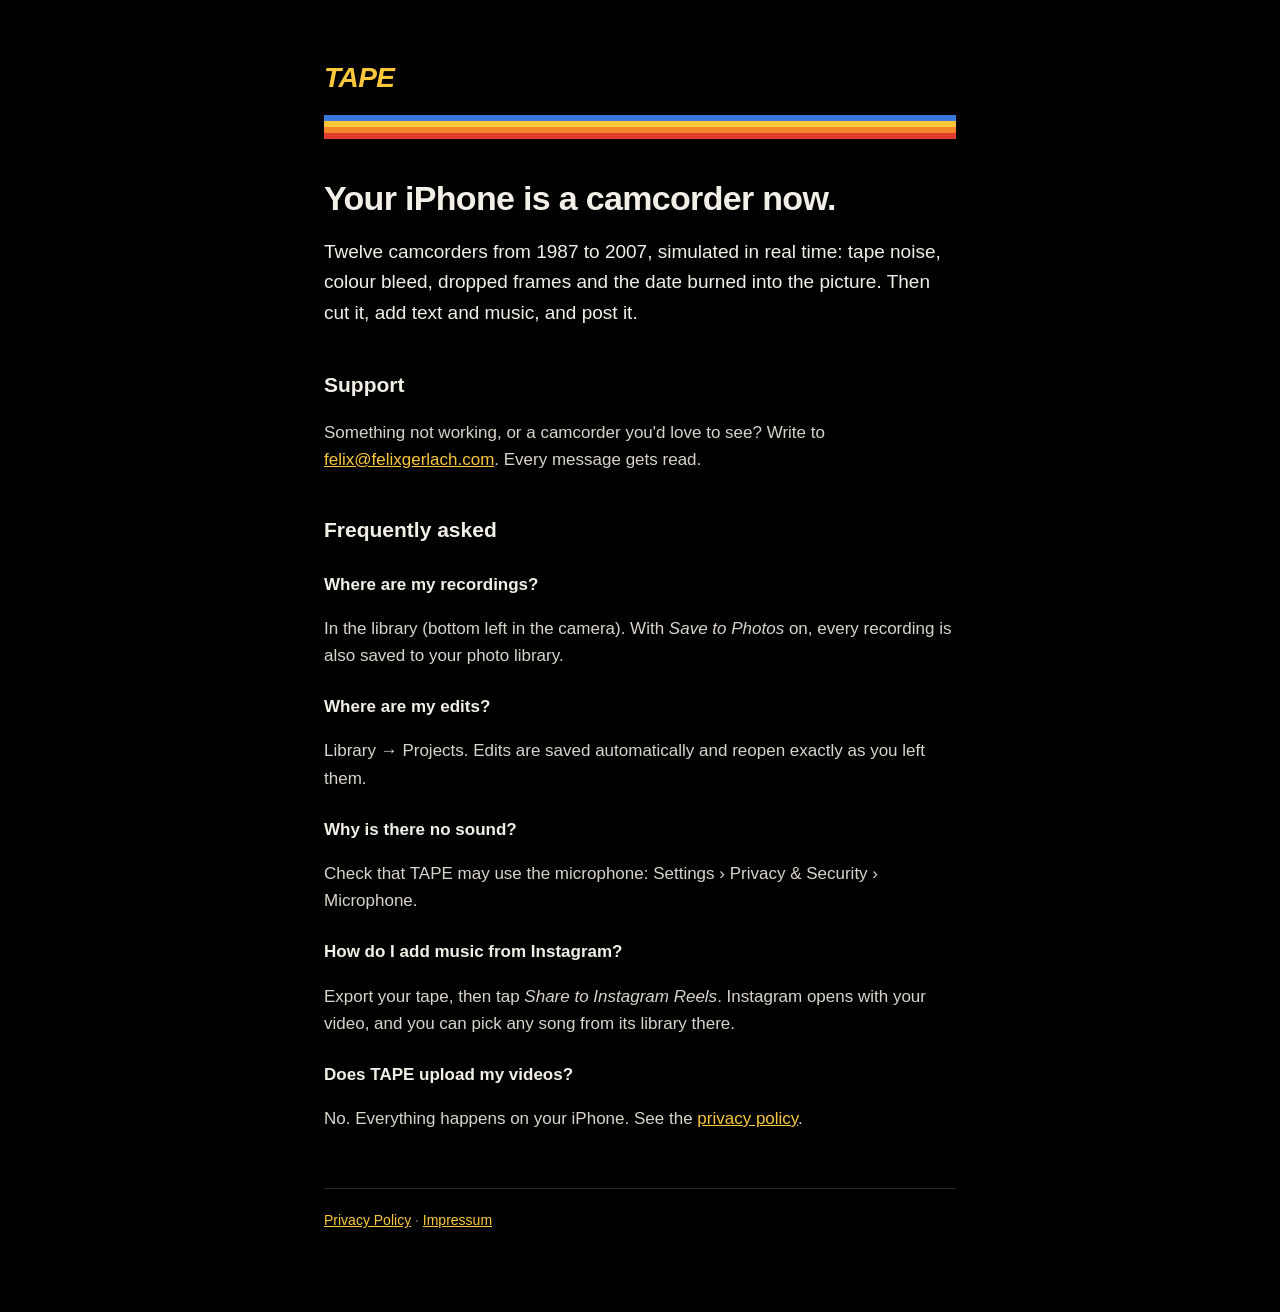
<file: index.html>
<!doctype html>
<html lang="en">
<head>
<meta charset="utf-8">
<meta name="viewport" content="width=device-width, initial-scale=1">
<title>TAPE · Vintage camcorder for iPhone</title>
<meta name="description" content="TAPE turns your iPhone into a vintage camcorder: real-time VHS, Hi8, DV and film looks.">
<link rel="stylesheet" href="style.css">
</head>
<body>
<main>
  <a class="brand" href="index.html">TAPE</a>
  <div class="stripes"><i></i><i></i><i></i><i></i></div>
  <h1>Your iPhone is a camcorder now.</h1>
  <p class="lead">Twelve camcorders from 1987 to 2007, simulated in real time: tape noise, colour bleed, dropped frames and the date burned into the picture. Then cut it, add text and music, and post it.</p>

  <h2>Support</h2>
  <p>Something not working, or a camcorder you'd love to see? Write to <a href="mailto:felix@felixgerlach.com">felix@felixgerlach.com</a>. Every message gets read.</p>

  <h2>Frequently asked</h2>
  <h3>Where are my recordings?</h3>
  <p>In the library (bottom left in the camera). With <em>Save to Photos</em> on, every recording is also saved to your photo library.</p>
  <h3>Where are my edits?</h3>
  <p>Library → Projects. Edits are saved automatically and reopen exactly as you left them.</p>
  <h3>Why is there no sound?</h3>
  <p>Check that TAPE may use the microphone: Settings › Privacy &amp; Security › Microphone.</p>
  <h3>How do I add music from Instagram?</h3>
  <p>Export your tape, then tap <em>Share to Instagram Reels</em>. Instagram opens with your video, and you can pick any song from its library there.</p>
  <h3>Does TAPE upload my videos?</h3>
  <p>No. Everything happens on your iPhone. See the <a href="privacy.html">privacy policy</a>.</p>

  <footer>
    <a href="privacy.html">Privacy Policy</a> · <a href="impressum.html">Impressum</a>
  </footer>
</main>
</body>
</html>
</file>
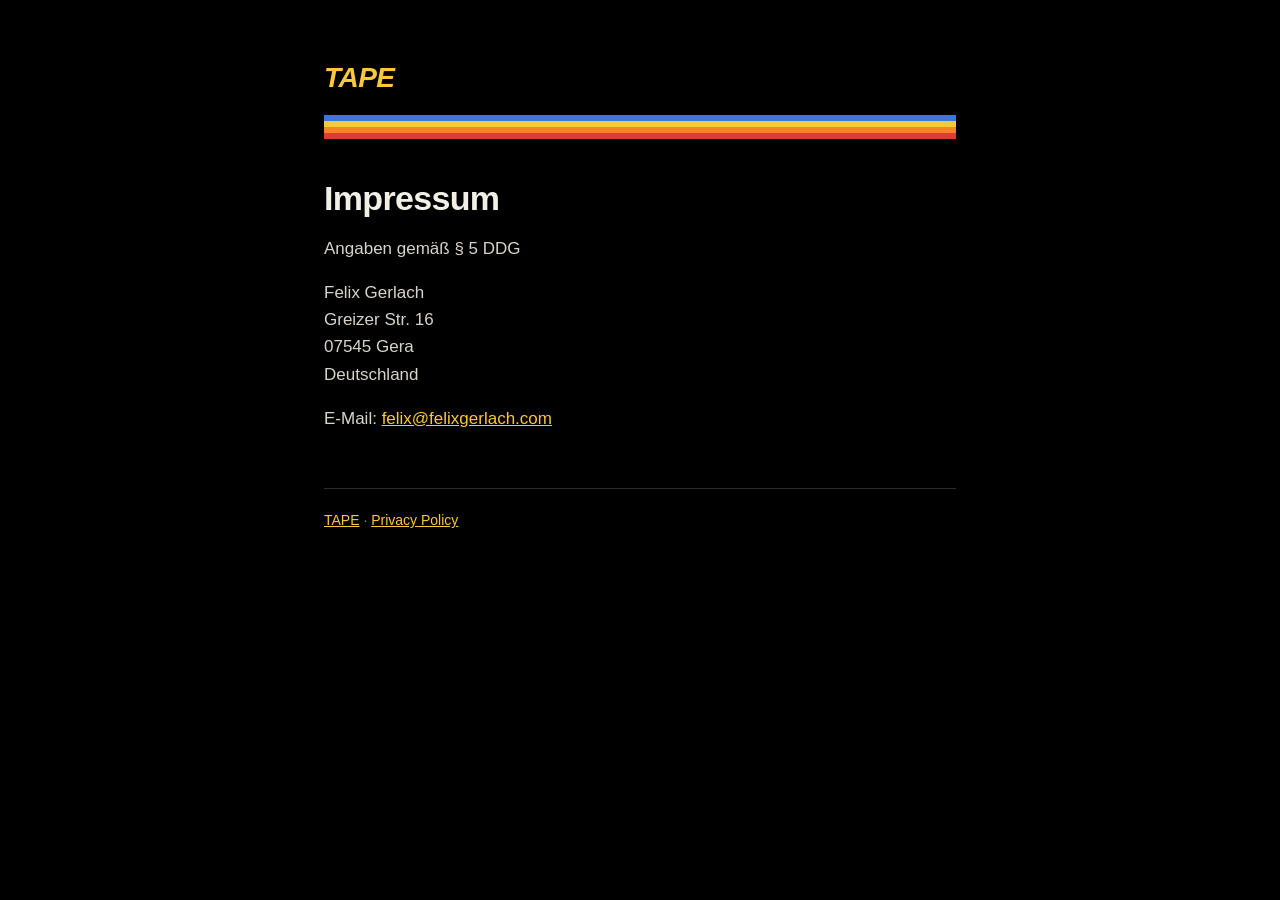
<file: impressum.html>
<!doctype html>
<html lang="de">
<head>
<meta charset="utf-8">
<meta name="viewport" content="width=device-width, initial-scale=1">
<title>TAPE · Impressum</title>
<link rel="stylesheet" href="style.css">
</head>
<body>
<main>
  <a class="brand" href="index.html">TAPE</a>
  <div class="stripes"><i></i><i></i><i></i><i></i></div>
  <h1>Impressum</h1>
  <p>Angaben gemäß § 5 DDG</p>
  <p>Felix Gerlach<br>
  Greizer Str. 16<br>
  07545 Gera<br>
  Deutschland</p>
  <p>E-Mail: <a href="mailto:felix@felixgerlach.com">felix@felixgerlach.com</a></p>
  <footer><a href="index.html">TAPE</a> · <a href="privacy.html">Privacy Policy</a></footer>
</main>
</body>
</html>
</file>
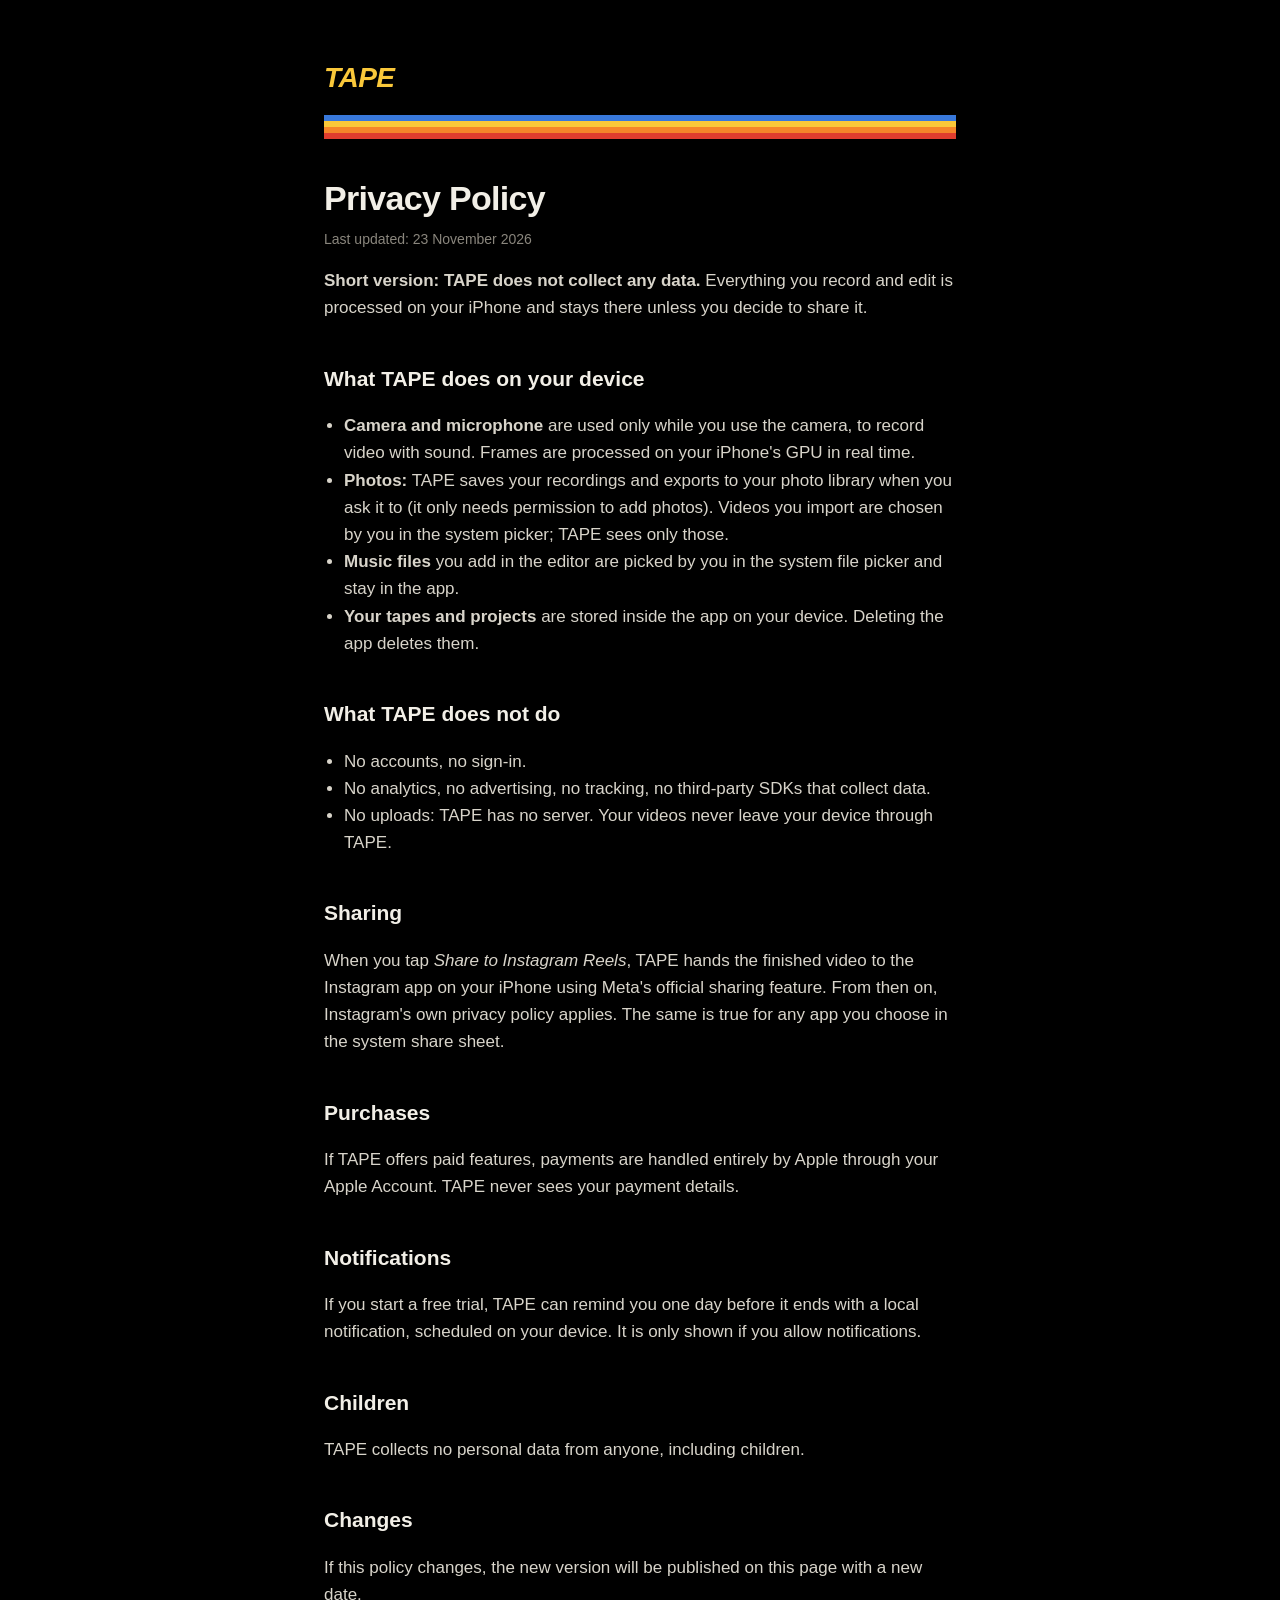
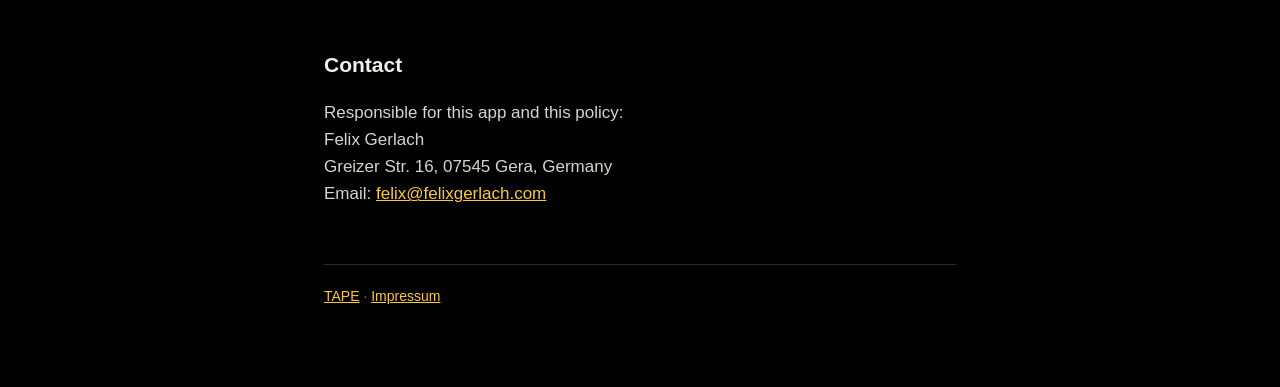
<file: privacy.html>
<!doctype html>
<html lang="en">
<head>
<meta charset="utf-8">
<meta name="viewport" content="width=device-width, initial-scale=1">
<title>TAPE · Privacy Policy</title>
<link rel="stylesheet" href="style.css">
</head>
<body>
<main>
  <a class="brand" href="index.html">TAPE</a>
  <div class="stripes"><i></i><i></i><i></i><i></i></div>
  <h1>Privacy Policy</h1>
  <p class="meta">Last updated: 23 November 2026</p>

  <p><strong>Short version: TAPE does not collect any data.</strong> Everything you record and edit is processed on your iPhone and stays there unless you decide to share it.</p>

  <h2>What TAPE does on your device</h2>
  <ul>
    <li><strong>Camera and microphone</strong> are used only while you use the camera, to record video with sound. Frames are processed on your iPhone's GPU in real time.</li>
    <li><strong>Photos:</strong> TAPE saves your recordings and exports to your photo library when you ask it to (it only needs permission to add photos). Videos you import are chosen by you in the system picker; TAPE sees only those.</li>
    <li><strong>Music files</strong> you add in the editor are picked by you in the system file picker and stay in the app.</li>
    <li><strong>Your tapes and projects</strong> are stored inside the app on your device. Deleting the app deletes them.</li>
  </ul>

  <h2>What TAPE does not do</h2>
  <ul>
    <li>No accounts, no sign-in.</li>
    <li>No analytics, no advertising, no tracking, no third-party SDKs that collect data.</li>
    <li>No uploads: TAPE has no server. Your videos never leave your device through TAPE.</li>
  </ul>

  <h2>Sharing</h2>
  <p>When you tap <em>Share to Instagram Reels</em>, TAPE hands the finished video to the Instagram app on your iPhone using Meta's official sharing feature. From then on, Instagram's own privacy policy applies. The same is true for any app you choose in the system share sheet.</p>

  <h2>Purchases</h2>
  <p>If TAPE offers paid features, payments are handled entirely by Apple through your Apple Account. TAPE never sees your payment details.</p>

  <h2>Notifications</h2>
  <p>If you start a free trial, TAPE can remind you one day before it ends with a local notification, scheduled on your device. It is only shown if you allow notifications.</p>

  <h2>Children</h2>
  <p>TAPE collects no personal data from anyone, including children.</p>

  <h2>Changes</h2>
  <p>If this policy changes, the new version will be published on this page with a new date.</p>

  <h2>Contact</h2>
  <p>Responsible for this app and this policy:<br>
  Felix Gerlach<br>
  Greizer Str. 16, 07545 Gera, Germany<br>
  Email: <a href="mailto:felix@felixgerlach.com">felix@felixgerlach.com</a></p>
  <footer><a href="index.html">TAPE</a> · <a href="impressum.html">Impressum</a></footer>
</main>
</body>
</html>
</file>
<file: style.css>
:root { color-scheme: dark; }
* { box-sizing: border-box; }
body {
  margin: 0;
  background: #000;
  color: #f2efe7;
  font: 17px/1.6 -apple-system, BlinkMacSystemFont, "Helvetica Neue", Helvetica, Arial, sans-serif;
}
main { max-width: 680px; margin: 0 auto; padding: 56px 24px 80px; }
.brand {
  font-weight: 900; font-style: italic; font-size: 28px; letter-spacing: -0.02em;
  color: #fac83a; text-decoration: none;
}
.stripes { display: flex; flex-direction: column; margin: 14px 0 40px; }
.stripes i { display: block; height: 6px; }
.stripes i:nth-child(1) { background: #3878db; }
.stripes i:nth-child(2) { background: #fac838; }
.stripes i:nth-child(3) { background: #f58529; }
.stripes i:nth-child(4) { background: #e03d2e; }
h1 { font-size: 34px; line-height: 1.15; margin: 0 0 16px; letter-spacing: -0.02em; }
h2 { font-size: 21px; margin: 40px 0 8px; }
h3 { font-size: 17px; margin: 24px 0 4px; }
p, li { color: #d8d4ca; }
.lead { font-size: 19px; color: #f2efe7; }
.meta { color: #8a867d; font-size: 14px; margin-top: -6px; }
a { color: #fac83a; }
ul { padding-left: 20px; }
footer { margin-top: 56px; padding-top: 20px; border-top: 1px solid #2a2a2a; color: #8a867d; font-size: 14px; }
</file>
